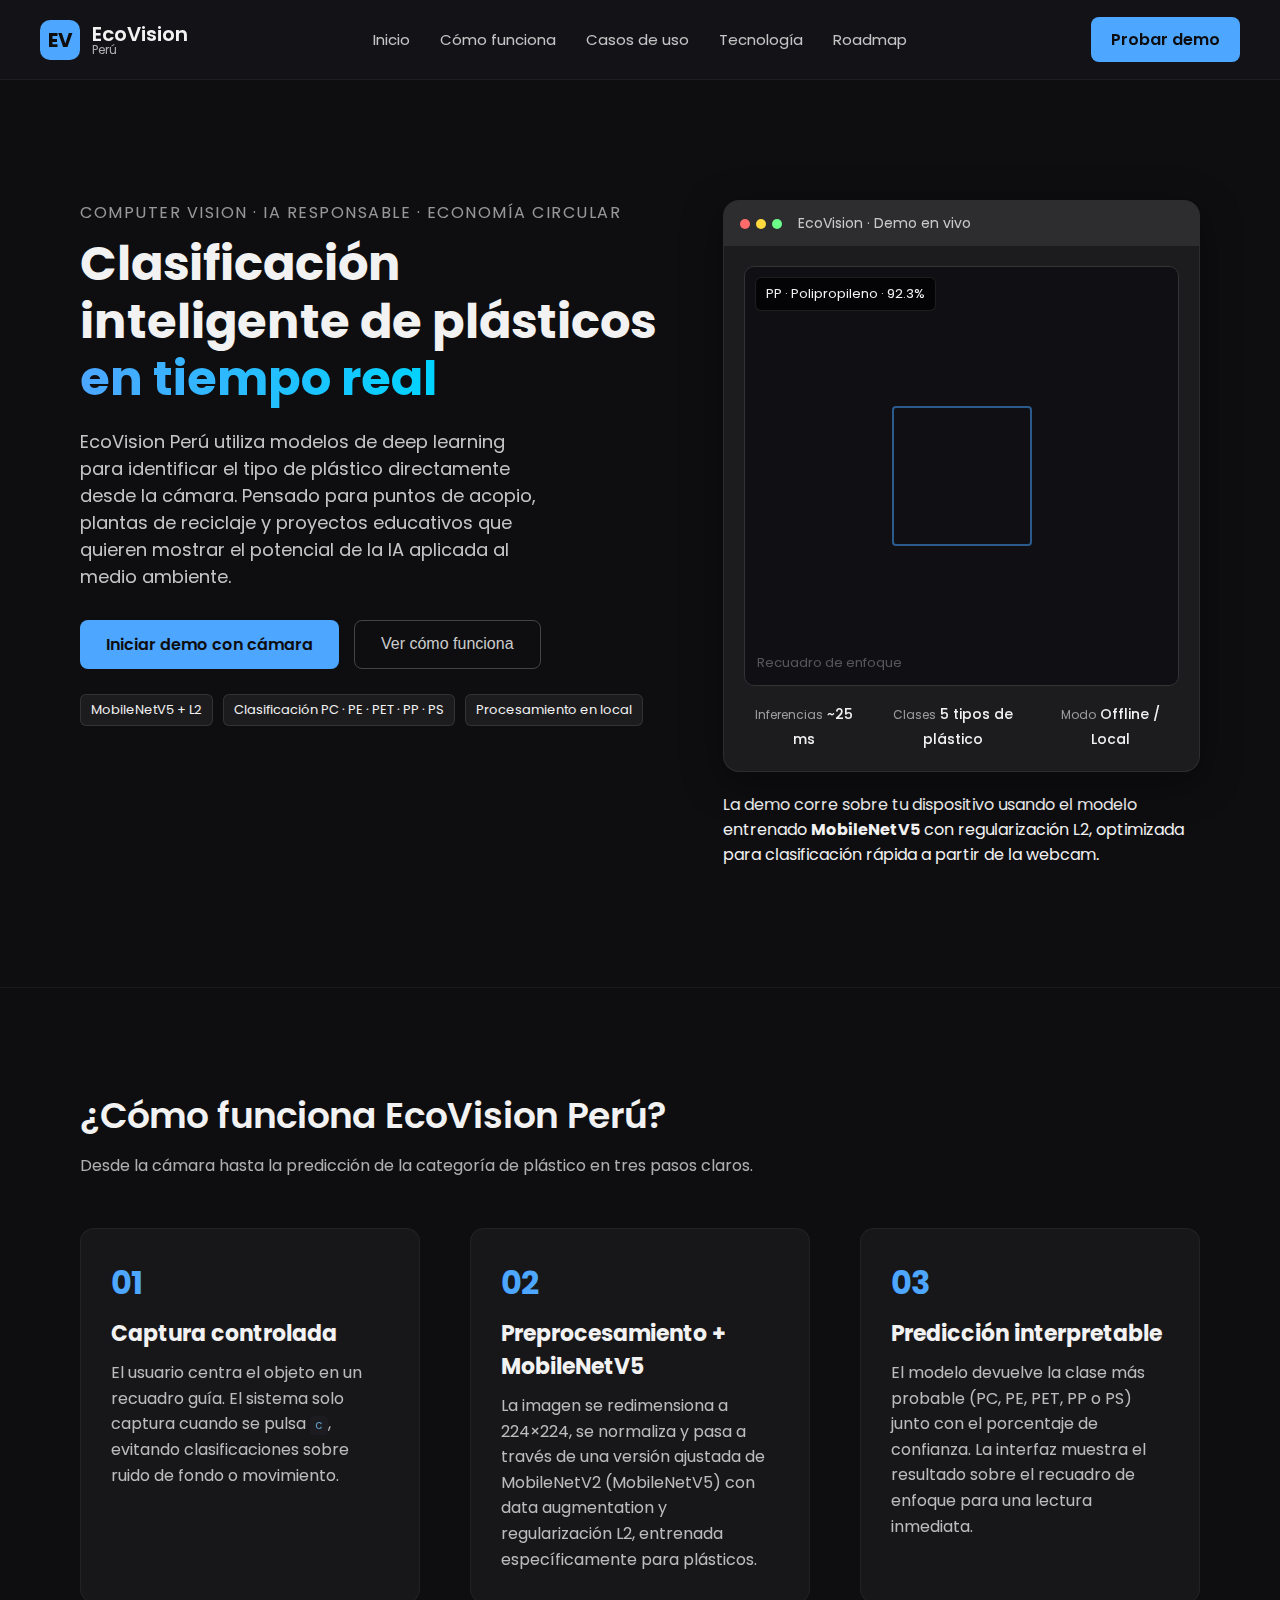
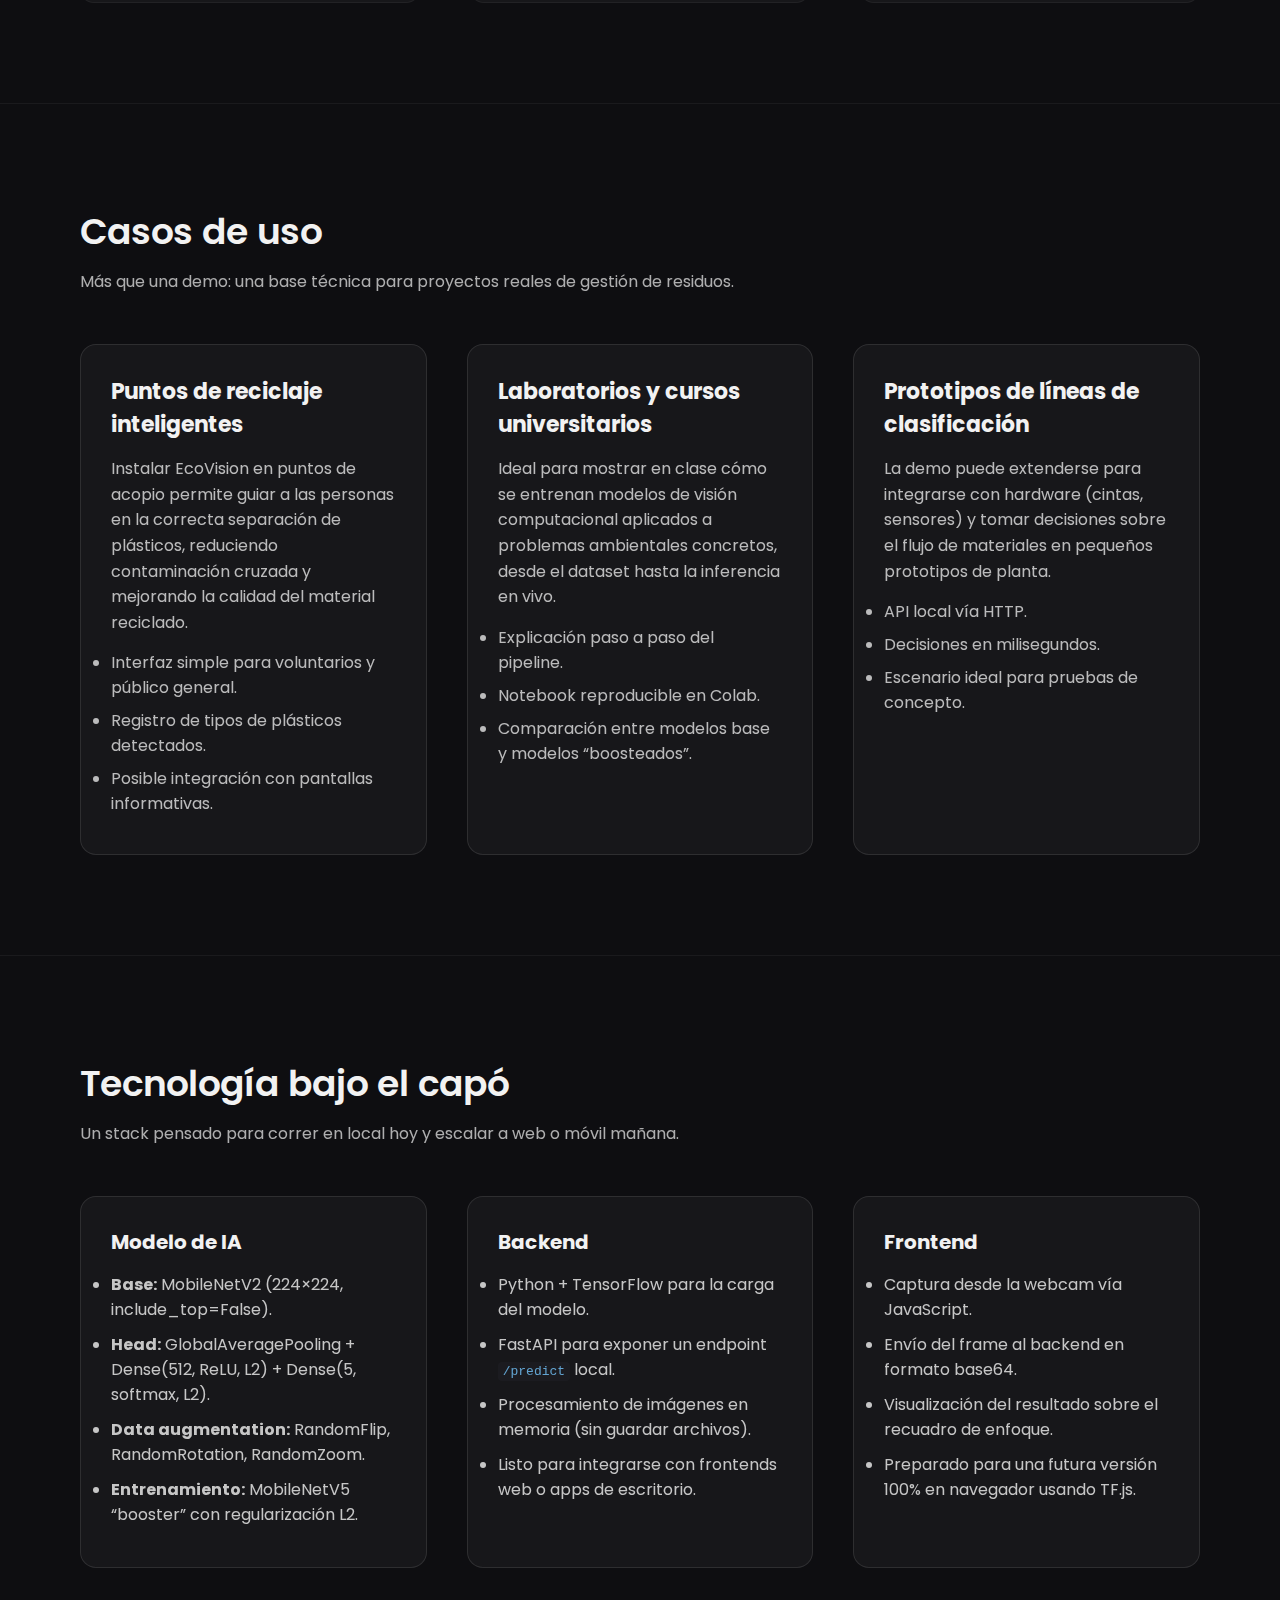
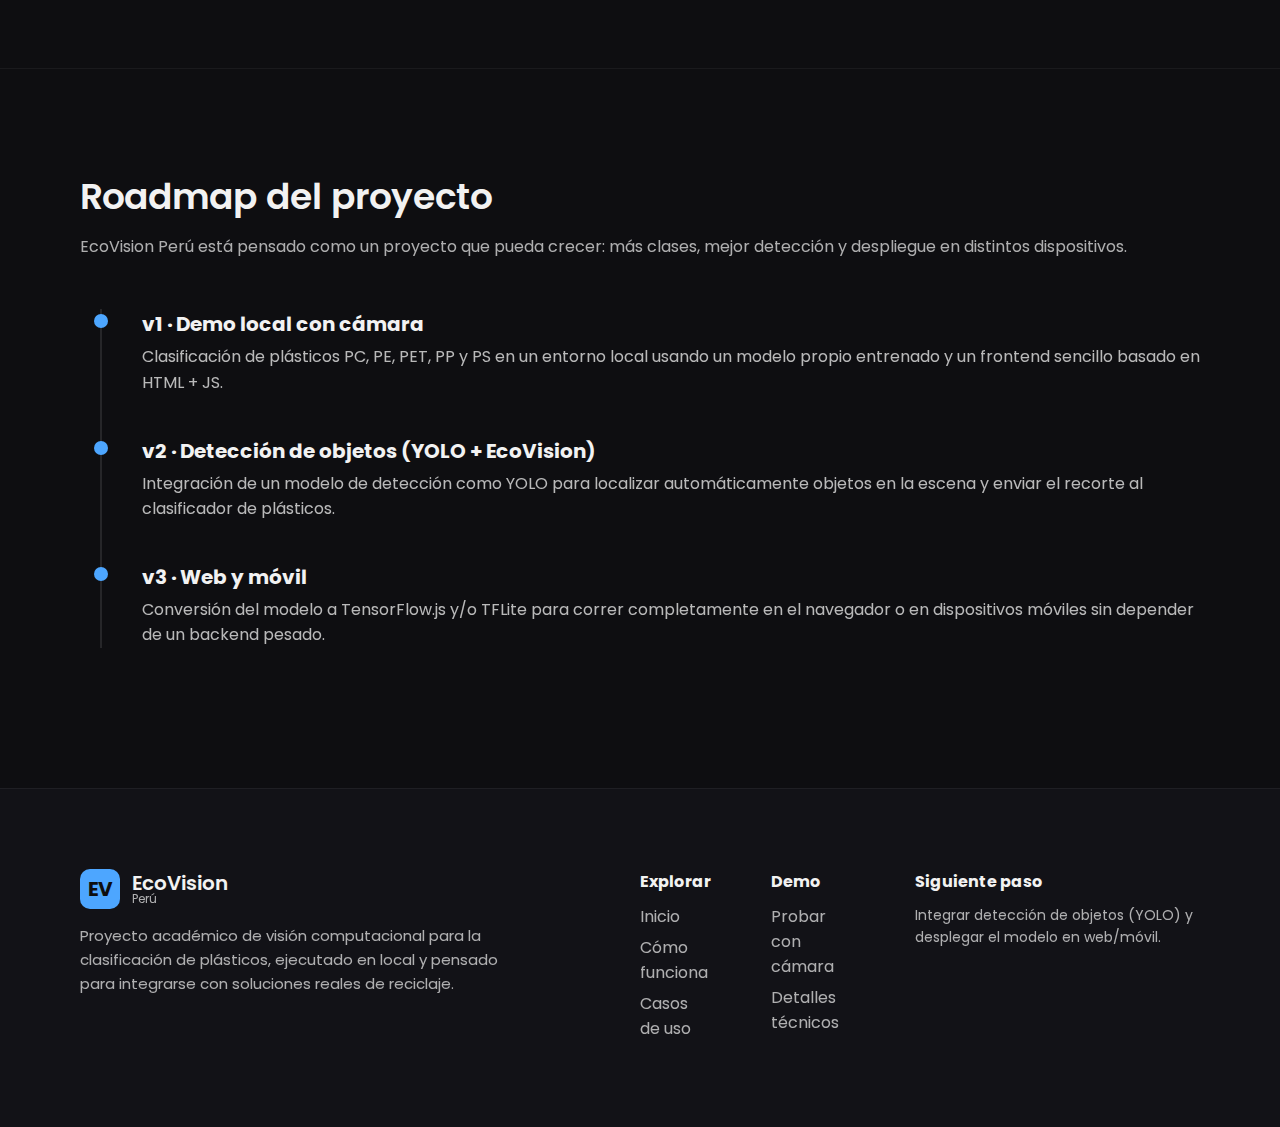
<file: frontend/index.html>
<!DOCTYPE html>
<html lang="es">
<head>
  <meta charset="UTF-8" />
  <title>EcoVision Perú | IA para la clasificación de plásticos</title>
  <link rel="stylesheet" href="styles.css" />
  <link rel="preconnect" href="https://fonts.googleapis.com" />
  <link rel="preconnect" href="https://fonts.gstatic.com" crossorigin />
  <link
    href="https://fonts.googleapis.com/css2?family=Poppins:wght@300;400;500;600;700&display=swap"
    rel="stylesheet"
  />
</head>
<body class="page page--dark">
  <!-- Barra de navegación -->
  <header class="nav">
    <div class="nav__logo">
      <div class="nav__logo-mark">EV</div>
      <div class="nav__logo-text">
        <span class="nav__brand-main">EcoVision</span>
        <span class="nav__brand-sub">Perú</span>
      </div>
    </div>

    <nav class="nav__links">
      <a href="#hero" class="nav__link">Inicio</a>
      <a href="#how" class="nav__link">Cómo funciona</a>
      <a href="#usecases" class="nav__link">Casos de uso</a>
      <a href="#tech" class="nav__link">Tecnología</a>
      <a href="#roadmap" class="nav__link">Roadmap</a>
    </nav>

    <div class="nav__actions">
      <a href="classify.html" class="btn btn--primary">Probar demo</a>
    </div>
  </header>

  <!-- Hero -->
  <section id="hero" class="hero">
    <div class="hero__content">
      <p class="hero__eyebrow">Computer Vision · IA responsable · Economía circular</p>
      <h1 class="hero__title">
        Clasificación inteligente de plásticos
        <span class="hero__title-gradient">en tiempo real</span>
      </h1>
      <p class="hero__subtitle">
        EcoVision Perú utiliza modelos de deep learning para identificar el tipo de plástico
        directamente desde la cámara. Pensado para puntos de acopio, plantas de reciclaje
        y proyectos educativos que quieren mostrar el potencial de la IA aplicada al medio ambiente.
      </p>

      <div class="hero__cta-row">
        <a href="classify.html" class="btn btn--primary btn--lg">
          <span>Iniciar demo con cámara</span>
        </a>
        <button class="btn btn--ghost btn--lg" data-scroll="#how">
          Ver cómo funciona
        </button>
      </div>

      <div class="hero__tags">
        <span class="tag">MobileNetV5 + L2</span>
        <span class="tag">Clasificación PC · PE · PET · PP · PS</span>
        <span class="tag">Procesamiento en local</span>
      </div>
    </div>

    <div class="hero__preview">
      <div class="hero-card">
        <div class="hero-card__header">
          <span class="hero-card__dot hero-card__dot--red"></span>
          <span class="hero-card__dot hero-card__dot--yellow"></span>
          <span class="hero-card__dot hero-card__dot--green"></span>
          <span class="hero-card__title">EcoVision · Demo en vivo</span>
        </div>
        <div class="hero-card__body">
          <div class="hero-card__camera-frame">
            <div class="hero-card__camera-preview">
              <div class="hero-card__square"></div>
              <div class="hero-card__hint">Recuadro de enfoque</div>
            </div>
            <div class="hero-card__overlay">
              <div class="hero-card__chip">PP · Polipropileno · 92.3%</div>
            </div>
          </div>
          <div class="hero-card__footer">
            <div class="hero-card__stat">
              <span class="hero-card__stat-label">Inferencias</span>
              <span class="hero-card__stat-value">~25 ms</span>
            </div>
            <div class="hero-card__stat">
              <span class="hero-card__stat-label">Clases</span>
              <span class="hero-card__stat-value">5 tipos de plástico</span>
            </div>
            <div class="hero-card__stat">
              <span class="hero-card__stat-label">Modo</span>
              <span class="hero-card__stat-value">Offline / Local</span>
            </div>
          </div>
        </div>
      </div>

      <div class="hero__note">
        <span class="hero__note-dot"></span>
        <p>
          La demo corre sobre tu dispositivo usando el modelo entrenado
          <strong>MobileNetV5</strong> con regularización L2, optimizada para
          clasificación rápida a partir de la webcam.
        </p>
      </div>
    </div>
  </section>

  <!-- Cómo funciona -->
  <section id="how" class="section section--bordered">
    <div class="section__header">
      <h2 class="section__title">¿Cómo funciona EcoVision Perú?</h2>
      <p class="section__subtitle">
        Desde la cámara hasta la predicción de la categoría de plástico en tres pasos claros.
      </p>
    </div>

    <div class="steps">
      <div class="step">
        <div class="step__index">01</div>
        <h3 class="step__title">Captura controlada</h3>
        <p class="step__text">
          El usuario centra el objeto en un recuadro guía. El sistema solo captura cuando se pulsa
          <code>c</code>, evitando clasificaciones sobre ruido de fondo o movimiento.
        </p>
      </div>
      <div class="step">
        <div class="step__index">02</div>
        <h3 class="step__title">Preprocesamiento + MobileNetV5</h3>
        <p class="step__text">
          La imagen se redimensiona a 224×224, se normaliza y pasa a través de una versión
          ajustada de MobileNetV2 (MobileNetV5) con data augmentation y regularización L2,
          entrenada específicamente para plásticos.
        </p>
      </div>
      <div class="step">
        <div class="step__index">03</div>
        <h3 class="step__title">Predicción interpretable</h3>
        <p class="step__text">
          El modelo devuelve la clase más probable (PC, PE, PET, PP o PS) junto con el porcentaje
          de confianza. La interfaz muestra el resultado sobre el recuadro de enfoque para una
          lectura inmediata.
        </p>
      </div>
    </div>
  </section>

  <!-- Casos de uso -->
  <section id="usecases" class="section">
    <div class="section__header">
      <h2 class="section__title">Casos de uso</h2>
      <p class="section__subtitle">
        Más que una demo: una base técnica para proyectos reales de gestión de residuos.
      </p>
    </div>

    <div class="cards">
      <article class="card">
        <h3 class="card__title">Puntos de reciclaje inteligentes</h3>
        <p class="card__text">
          Instalar EcoVision en puntos de acopio permite guiar a las personas
          en la correcta separación de plásticos, reduciendo contaminación cruzada
          y mejorando la calidad del material reciclado.
        </p>
        <ul class="card__list">
          <li>Interfaz simple para voluntarios y público general.</li>
          <li>Registro de tipos de plásticos detectados.</li>
          <li>Posible integración con pantallas informativas.</li>
        </ul>
      </article>

      <article class="card">
        <h3 class="card__title">Laboratorios y cursos universitarios</h3>
        <p class="card__text">
          Ideal para mostrar en clase cómo se entrenan modelos de visión computacional aplicados
          a problemas ambientales concretos, desde el dataset hasta la inferencia en vivo.
        </p>
        <ul class="card__list">
          <li>Explicación paso a paso del pipeline.</li>
          <li>Notebook reproducible en Colab.</li>
          <li>Comparación entre modelos base y modelos “boosteados”.</li>
        </ul>
      </article>

      <article class="card">
        <h3 class="card__title">Prototipos de líneas de clasificación</h3>
        <p class="card__text">
          La demo puede extenderse para integrarse con hardware (cintas, sensores) y tomar
          decisiones sobre el flujo de materiales en pequeños prototipos de planta.
        </p>
        <ul class="card__list">
          <li>API local vía HTTP.</li>
          <li>Decisiones en milisegundos.</li>
          <li>Escenario ideal para pruebas de concepto.</li>
        </ul>
      </article>
    </div>
  </section>

  <!-- Tecnología -->
  <section id="tech" class="section section--bordered">
    <div class="section__header">
      <h2 class="section__title">Tecnología bajo el capó</h2>
      <p class="section__subtitle">
        Un stack pensado para correr en local hoy y escalar a web o móvil mañana.
      </p>
    </div>

    <div class="tech-grid">
      <div class="tech-grid__col">
        <h3 class="tech-grid__title">Modelo de IA</h3>
        <ul class="tech-grid__list">
          <li><strong>Base:</strong> MobileNetV2 (224×224, include_top=False).</li>
          <li><strong>Head:</strong> GlobalAveragePooling + Dense(512, ReLU, L2) + Dense(5, softmax, L2).</li>
          <li><strong>Data augmentation:</strong> RandomFlip, RandomRotation, RandomZoom.</li>
          <li><strong>Entrenamiento:</strong> MobileNetV5 “booster” con regularización L2.</li>
        </ul>
      </div>
      <div class="tech-grid__col">
        <h3 class="tech-grid__title">Backend</h3>
        <ul class="tech-grid__list">
          <li>Python + TensorFlow para la carga del modelo.</li>
          <li>FastAPI para exponer un endpoint <code>/predict</code> local.</li>
          <li>Procesamiento de imágenes en memoria (sin guardar archivos).</li>
          <li>Listo para integrarse con frontends web o apps de escritorio.</li>
        </ul>
      </div>
      <div class="tech-grid__col">
        <h3 class="tech-grid__title">Frontend</h3>
        <ul class="tech-grid__list">
          <li>Captura desde la webcam vía JavaScript.</li>
          <li>Envío del frame al backend en formato base64.</li>
          <li>Visualización del resultado sobre el recuadro de enfoque.</li>
          <li>Preparado para una futura versión 100% en navegador usando TF.js.</li>
        </ul>
      </div>
    </div>
  </section>

  <!-- Roadmap -->
  <section id="roadmap" class="section">
    <div class="section__header">
      <h2 class="section__title">Roadmap del proyecto</h2>
      <p class="section__subtitle">
        EcoVision Perú está pensado como un proyecto que pueda crecer: más clases, mejor detección
        y despliegue en distintos dispositivos.
      </p>
    </div>

    <div class="timeline">
      <div class="timeline__item">
        <div class="timeline__bullet"></div>
        <div class="timeline__content">
          <h3 class="timeline__title">v1 · Demo local con cámara</h3>
          <p class="timeline__text">
            Clasificación de plásticos PC, PE, PET, PP y PS en un entorno local usando un modelo
            propio entrenado y un frontend sencillo basado en HTML + JS.
          </p>
        </div>
      </div>
      <div class="timeline__item">
        <div class="timeline__bullet"></div>
        <div class="timeline__content">
          <h3 class="timeline__title">v2 · Detección de objetos (YOLO + EcoVision)</h3>
          <p class="timeline__text">
            Integración de un modelo de detección como YOLO para localizar automáticamente
            objetos en la escena y enviar el recorte al clasificador de plásticos.
          </p>
        </div>
      </div>
      <div class="timeline__item">
        <div class="timeline__bullet"></div>
        <div class="timeline__content">
          <h3 class="timeline__title">v3 · Web y móvil</h3>
          <p class="timeline__text">
            Conversión del modelo a TensorFlow.js y/o TFLite para correr completamente
            en el navegador o en dispositivos móviles sin depender de un backend pesado.
          </p>
        </div>
      </div>
    </div>
  </section>

  <!-- Footer -->
  <footer class="footer">
    <div class="footer__left">
      <div class="nav__logo">
        <div class="nav__logo-mark">EV</div>
        <div class="nav__logo-text">
          <span class="nav__brand-main">EcoVision</span>
          <span class="nav__brand-sub">Perú</span>
        </div>
      </div>
      <p class="footer__text">
        Proyecto académico de visión computacional para la clasificación de plásticos,
        ejecutado en local y pensado para integrarse con soluciones reales de reciclaje.
      </p>
    </div>
    <div class="footer__right">
      <div class="footer__group">
        <h4 class="footer__group-title">Explorar</h4>
        <a href="#hero" class="footer__link">Inicio</a>
        <a href="#how" class="footer__link">Cómo funciona</a>
        <a href="#usecases" class="footer__link">Casos de uso</a>
      </div>
      <div class="footer__group">
        <h4 class="footer__group-title">Demo</h4>
        <a href="classify.html" class="footer__link">Probar con cámara</a>
        <a href="#tech" class="footer__link">Detalles técnicos</a>
      </div>
      <div class="footer__group">
        <h4 class="footer__group-title">Siguiente paso</h4>
        <p class="footer__hint">
          Integrar detección de objetos (YOLO) y desplegar el modelo en web/móvil.
        </p>
      </div>
    </div>
  </footer>

  <script src="app.js"></script>
</body>
</html>
</file>
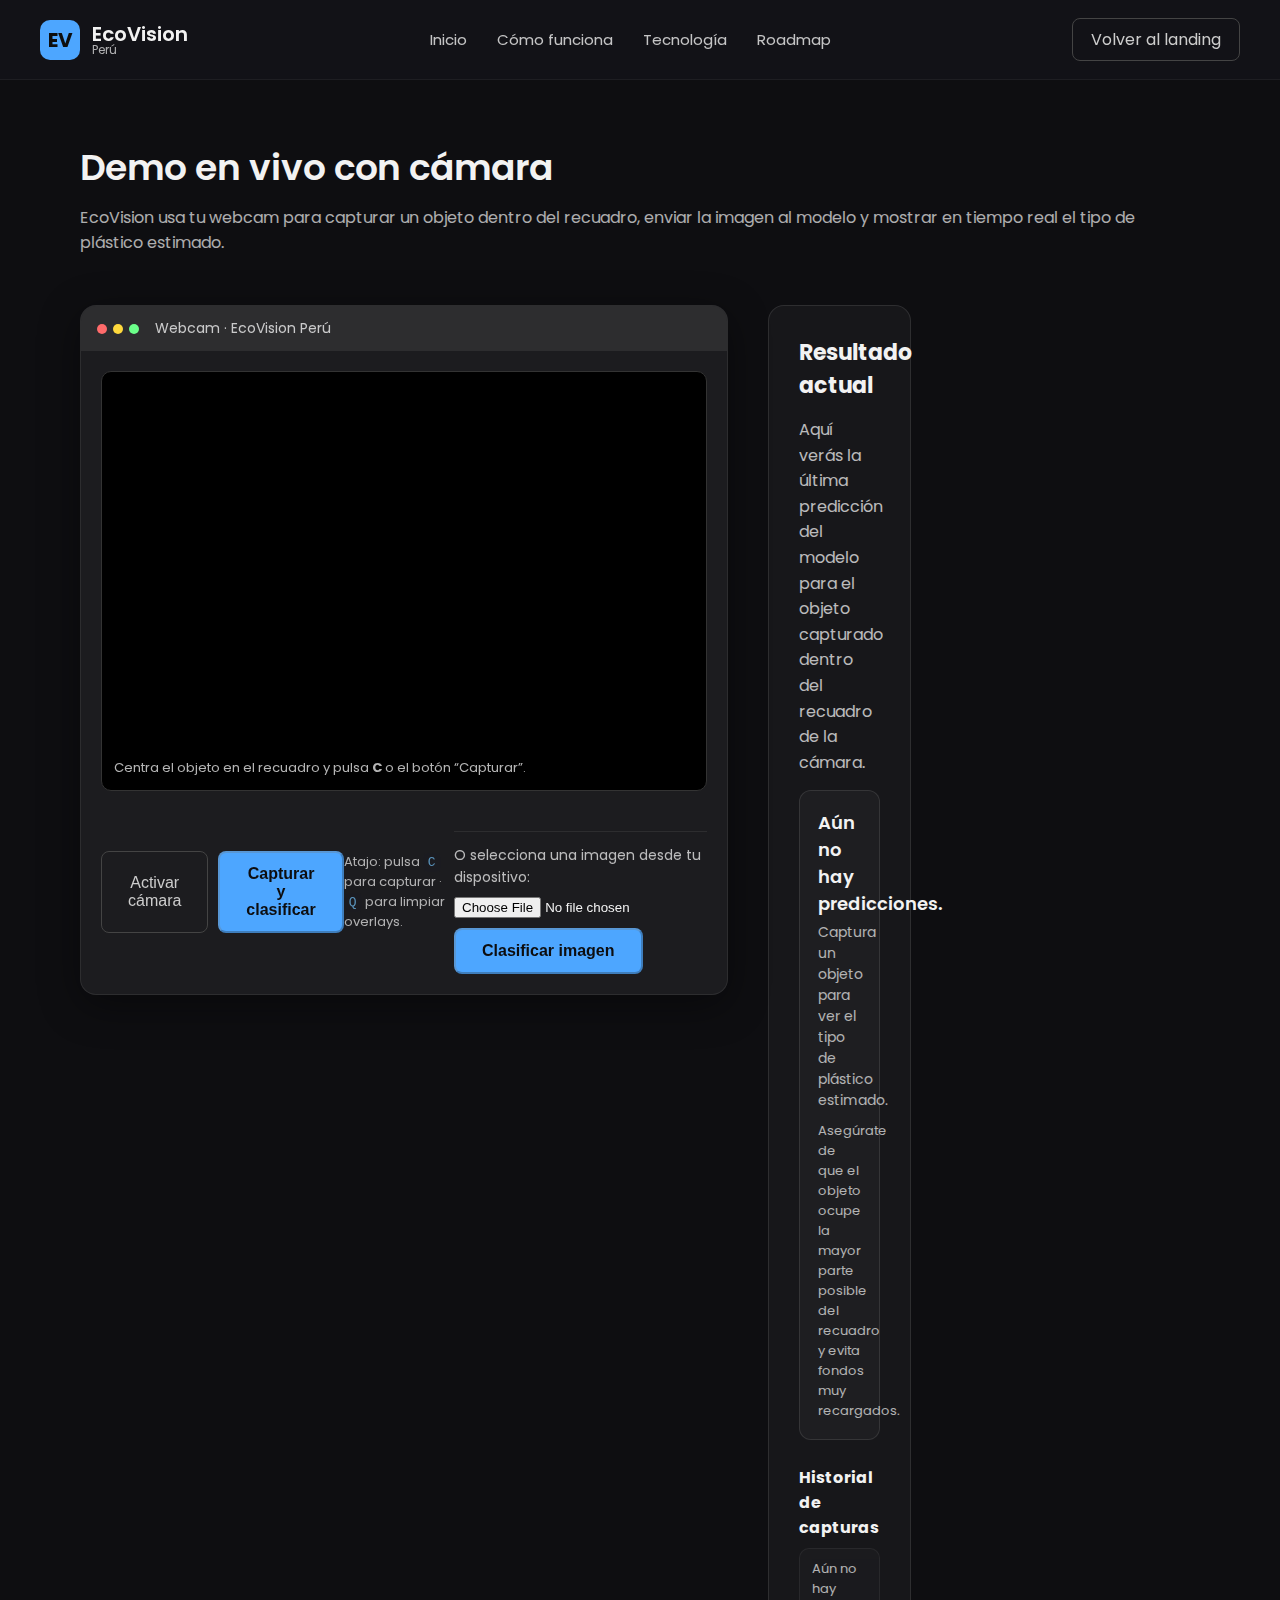
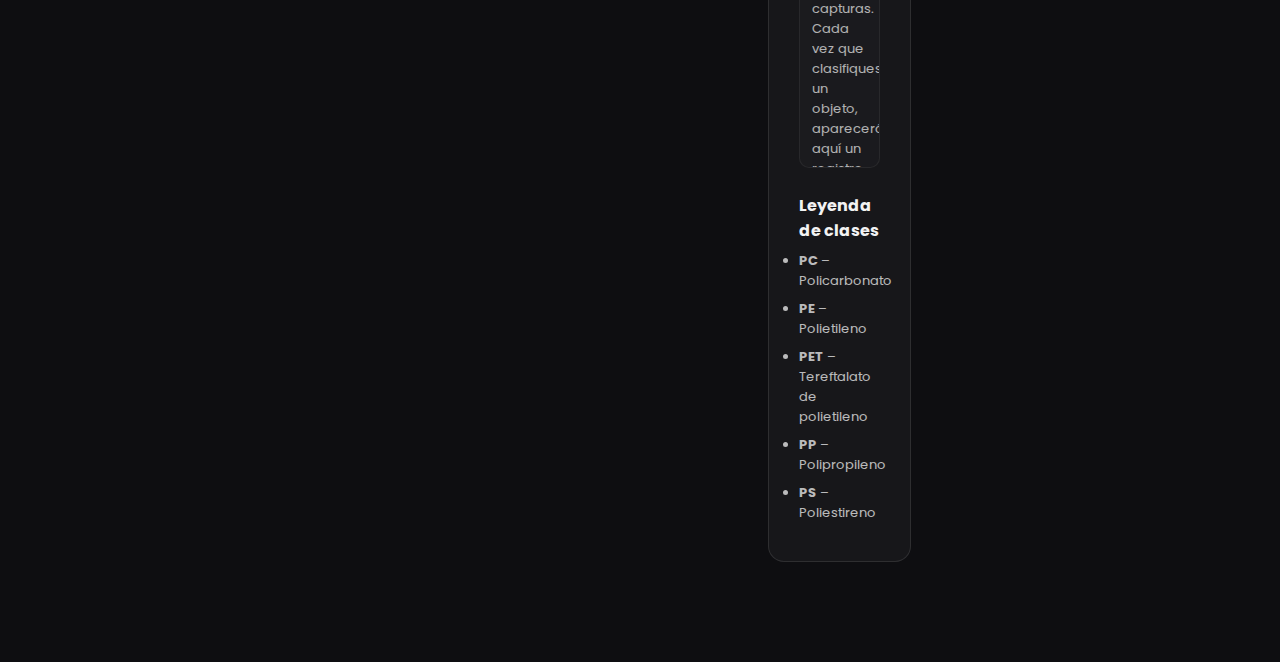
<file: frontend/classify.html>
<!DOCTYPE html>
<html lang="es">
<head>
  <meta charset="UTF-8" />
  <title>EcoVision Perú | Demo con cámara</title>
  <link rel="stylesheet" href="styles.css" />
  <link rel="preconnect" href="https://fonts.googleapis.com" />
  <link rel="preconnect" href="https://fonts.gstatic.com" crossorigin />
  <link
    href="https://fonts.googleapis.com/css2?family=Poppins:wght@300;400;500;600;700&display=swap"
    rel="stylesheet"
  />
</head>
<body class="page--dark">
  <!-- Navbar reutilizada -->
  <header class="nav">
    <div class="nav__logo">
      <div class="nav__logo-mark">EV</div>
      <div class="nav__logo-text">
        <span class="nav__brand-main">EcoVision</span>
        <span class="nav__brand-sub">Perú</span>
      </div>
    </div>

    <nav class="nav__links">
      <a href="index.html#hero" class="nav__link">Inicio</a>
      <a href="index.html#how" class="nav__link">Cómo funciona</a>
      <a href="index.html#tech" class="nav__link">Tecnología</a>
      <a href="index.html#roadmap" class="nav__link">Roadmap</a>
    </nav>

    <div class="nav__actions">
      <a href="index.html" class="btn btn--ghost">Volver al landing</a>
    </div>
  </header>

  <!-- Contenedor principal -->
  <main class="section" style="padding-top: 60px;">
    <div class="section__header">
      <h2 class="section__title">Demo en vivo con cámara</h2>
      <p class="section__subtitle">
        EcoVision usa tu webcam para capturar un objeto dentro del recuadro,
        enviar la imagen al modelo y mostrar en tiempo real el tipo de plástico estimado.
      </p>
    </div>

    <div style="display:flex; gap:40px;">
      <!-- Panel de cámara -->
      <section style="width:60%;">
        <div class="hero-card">
          <div class="hero-card__header">
            <span class="hero-card__dot hero-card__dot--red"></span>
            <span class="hero-card__dot hero-card__dot--yellow"></span>
            <span class="hero-card__dot hero-card__dot--green"></span>
            <span class="hero-card__title">Webcam · EcoVision Perú</span>
          </div>

          <div class="hero-card__body">
            <div
              class="hero-card__camera-frame"
              style="position:relative; background:#000;"
            >
              <!-- Video de la webcam -->
              <video
                id="cameraVideo"
                autoplay
                playsinline
                muted
                style="width:100%; height:100%; object-fit:cover;"
              ></video>

              <!-- Canvas para dibujar recuadro / overlays -->
              <canvas
                id="cameraOverlay"
                width="640"
                height="480"
                style="position:absolute; top:0; left:0; width:100%; height:100%;"
              ></canvas>

              <!-- Mensaje flotante -->
              <div
                id="cameraHint"
                style="
                  position:absolute;
                  bottom:12px;
                  left:12px;
                  font-size:13px;
                  opacity:0.75;
                "
              >
                Centra el objeto en el recuadro y pulsa <strong>C</strong> o el botón “Capturar”.
              </div>
            </div>

            <div style="display:flex; justify-content:space-between; margin-top:20px; align-items:center;">
              <div style="display:flex; gap:10px;">
                <button id="btnStartCamera" class="btn btn--ghost btn--lg">
                  Activar cámara
                </button>
                <button id="btnCapture" class="btn btn--primary btn--lg" disabled>
                  Capturar y clasificar
                </button>
              </div>

              <div style="font-size:13px; opacity:0.7;">
                Atajo: pulsa <code>C</code> para capturar · <code>Q</code> para limpiar overlays.
              </div>

              <div style="margin-top:20px; padding-top:12px; border-top:1px solid rgba(255,255,255,0.08);">
                <p class="card__text" style="margin-bottom:8px; font-size:14px;">
                  O selecciona una imagen desde tu dispositivo:
                </p>
                <div style="display:flex; gap:10px; align-items:center; flex-wrap:wrap;">
                  <input id="fileInput" type="file" accept="image/*" />
                  <button id="btnUploadPredict" class="btn btn--primary btn--lg" disabled>
                    Clasificar imagen
                  </button>
                </div>
              </div>
            </div>
          </div>
        </div>
      </section>

      <!-- Panel de resultado -->
      <section style="width:40%;">
        <div class="card">
          <h3 class="card__title">Resultado actual</h3>
          <p class="card__text">
            Aquí verás la última predicción del modelo para el objeto capturado
            dentro del recuadro de la cámara.
          </p>

          <div
            id="resultBox"
            style="
              margin-top:15px;
              padding:18px;
              border-radius:12px;
              border:1px solid rgba(255,255,255,0.1);
              background:rgba(255,255,255,0.03);
            "
          >
            <p id="resultLabel" style="font-size:18px; font-weight:600;">
              Aún no hay predicciones.
            </p>
            <p
              id="resultConfidence"
              style="margin-top:5px; font-size:14px; opacity:0.7;"
            >
              Captura un objeto para ver el tipo de plástico estimado.
            </p>
            <p
              id="resultHint"
              style="margin-top:10px; font-size:13px; opacity:0.7;"
            >
              Asegúrate de que el objeto ocupe la mayor parte posible del recuadro
              y evita fondos muy recargados.
            </p>
          </div>

          <div style="margin-top:25px;">
            <h4 style="font-size:16px; margin-bottom:8px;">Historial de capturas</h4>
            <div
              id="historyList"
              style="
                max-height:220px;
                overflow-y:auto;
                border-radius:10px;
                border:1px solid rgba(255,255,255,0.06);
                background:rgba(255,255,255,0.02);
                padding:10px 12px;
                font-size:13px;
              "
            >
              <p style="opacity:0.7;">
                Aún no hay capturas. Cada vez que clasifiques un objeto,
                aparecerá aquí un registro con hora y resultado.
              </p>
            </div>
          </div>

          <div style="margin-top:25px;">
            <h4 style="font-size:16px; margin-bottom:8px;">Leyenda de clases</h4>
            <ul class="card__list" style="font-size:13px;">
              <li><strong>PC</strong> – Policarbonato</li>
              <li><strong>PE</strong> – Polietileno</li>
              <li><strong>PET</strong> – Tereftalato de polietileno</li>
              <li><strong>PP</strong> – Polipropileno</li>
              <li><strong>PS</strong> – Poliestireno</li>
            </ul>
          </div>
        </div>
      </section>
    </div>
  </main>

  <script src="app.js"></script>
</body>
</html>
</file>
<file: frontend/styles.css>
/* ==============================
   BASE
   ============================== */

* {
  margin: 0;
  padding: 0;
  box-sizing: border-box;
}

body.page--dark {
  font-family: 'Poppins', sans-serif;
  background: #0e0e11;
  color: #f2f2f2;
  overflow-x: hidden;
}

a {
  text-decoration: none;
  color: inherit;
}

code {
  background: #1d1d22;
  padding: 2px 5px;
  border-radius: 4px;
  color: #75c7ff;
}


/* ==============================
   NAVBAR
   ============================== */

.nav {
  width: 100%;
  height: 80px;
  padding: 0 40px;
  display: flex;
  align-items: center;
  justify-content: space-between;
  background: rgba(20, 20, 25, 0.8);
  backdrop-filter: blur(10px);
  border-bottom: 1px solid rgba(255,255,255,0.05);
  position: sticky;
  top: 0;
  z-index: 50;
}

.nav__logo {
  display: flex;
  align-items: center;
  gap: 12px;
}

.nav__logo-mark {
  width: 40px;
  height: 40px;
  background: #4da6ff;
  color: #0e0e0e;
  font-weight: 700;
  font-size: 20px;
  border-radius: 10px;
  display: flex;
  align-items: center;
  justify-content: center;
}

.nav__logo-text {
  display: flex;
  flex-direction: column;
  line-height: 1;
}

.nav__brand-main {
  font-size: 20px;
  font-weight: 600;
}

.nav__brand-sub {
  font-size: 12px;
  opacity: 0.7;
}

.nav__links {
  display: flex;
  gap: 30px;
}

.nav__link {
  font-size: 15px;
  opacity: 0.8;
  transition: opacity 0.2s;
}

.nav__link:hover {
  opacity: 1;
}

.nav__actions .btn--primary {
  padding: 10px 20px;
}


/* ==============================
   BUTTONS
   ============================== */

.btn {
  display: inline-flex;
  align-items: center;
  justify-content: center;
  border-radius: 8px;
  transition: all 0.2s;
  cursor: pointer;
}

.btn--primary {
  background: #4da6ff;
  color: #0d0d0f;
  padding: 8px 18px;
  font-weight: 600;
}

.btn--primary:hover {
  background: #77baff;
}

.btn--ghost {
  background: transparent;
  border: 1px solid #444;
  padding: 8px 18px;
  color: #ccc;
}

.btn--ghost:hover {
  border-color: #666;
}

.btn--lg {
  padding: 12px 26px;
  font-size: 16px;
}


/* ==============================
   HERO SECTION
   ============================== */

.hero {
  display: flex;
  justify-content: space-between;
  padding: 120px 80px;
  gap: 60px;
}

.hero__content {
  width: 55%;
}

.hero__eyebrow {
  text-transform: uppercase;
  letter-spacing: 1.5px;
  opacity: 0.6;
  margin-bottom: 10px;
}

.hero__title {
  font-size: 48px;
  font-weight: 700;
  line-height: 1.2;
}

.hero__title-gradient {
  background: linear-gradient(90deg, #4da6ff, #00d4ff);
  -webkit-background-clip: text;
  -webkit-text-fill-color: transparent;
}

.hero__subtitle {
  font-size: 18px;
  opacity: 0.8;
  margin: 20px 0 30px;
  max-width: 80%;
}

.hero__cta-row {
  display: flex;
  gap: 15px;
  margin-bottom: 25px;
}

.hero__tags {
  display: flex;
  gap: 10px;
  margin-top: 20px;
}

.tag {
  font-size: 13px;
  padding: 5px 10px;
  background: rgba(255,255,255,0.06);
  border: 1px solid rgba(255,255,255,0.1);
  border-radius: 6px;
}


/* ==============================
   HERO PREVIEW (tarjeta + cámara falsa)
   ============================== */

.hero__preview {
  width: 45%;
  display: flex;
  flex-direction: column;
  gap: 20px;
}

.hero-card {
  background: rgba(255,255,255,0.06);
  backdrop-filter: blur(12px);
  border: 1px solid rgba(255,255,255,0.08);
  border-radius: 16px;
  overflow: hidden;
  box-shadow: 0 10px 40px rgba(0,0,0,0.4);
}

.hero-card__header {
  display: flex;
  align-items: center;
  gap: 6px;
  padding: 12px 16px;
  background: rgba(255,255,255,0.08);
}

.hero-card__dot {
  width: 10px;
  height: 10px;
  border-radius: 50%;
}

.hero-card__dot--red { background: #ff6b6b; }
.hero-card__dot--yellow { background: #ffd93d; }
.hero-card__dot--green { background: #6bff8a; }

.hero-card__title {
  margin-left: 10px;
  opacity: 0.8;
  font-size: 14px;
}

.hero-card__body {
  padding: 20px;
}

.hero-card__camera-frame {
  background: #0f0f14;
  border: 1px solid #333;
  border-radius: 10px;
  height: 420px;         
  position: relative;
}


.hero-card__camera-preview {
  height: 100%;
  background: url('https://i.imgur.com/E1xw9fq.png');
  background-size: cover;
  background-position: center;
  filter: brightness(0.55);
  position: relative;
}

.hero-card__square {
  width: 140px;
  height: 140px;
  border: 2px solid #4da6ff;
  border-radius: 4px;
  position: absolute;
  top: calc(50% - 70px);
  left: calc(50% - 70px);
}

.hero-card__hint {
  position: absolute;
  bottom: 12px;
  left: 12px;
  opacity: 0.6;
  font-size: 13px;
}

.hero-card__overlay {
  position: absolute;
  top: 10px;
  left: 10px;
}

.hero-card__chip {
  background: rgba(0,0,0,0.7);
  padding: 6px 10px;
  border-radius: 6px;
  border: 1px solid rgba(255,255,255,0.1);
  font-size: 13px;
}

.hero-card__footer {
  display: flex;
  justify-content: space-between;
  margin-top: 15px;
}

.hero-card__stat {
  text-align: center;
}

.hero-card__stat-label {
  font-size: 12px;
  opacity: 0.6;
}

.hero-card__stat-value {
  font-size: 14px;
  font-weight: 500;
  margin-top: 4px;
}


/* ==============================
   SECTIONS
   ============================== */

.section {
  padding: 100px 80px;
}

.section--bordered {
  border-top: 1px solid rgba(255,255,255,0.05);
  border-bottom: 1px solid rgba(255,255,255,0.05);
}

.section__header {
  margin-bottom: 50px;
}

.section__title {
  font-size: 36px;
  margin-bottom: 10px;
  font-weight: 600;
}

.section__subtitle {
  opacity: 0.7;
}


/* ==============================
   STEPS (cómo funciona)
   ============================== */

.steps {
  display: flex;
  justify-content: space-between;
  gap: 50px;
}

.step {
  width: 33%;
  background: rgba(255,255,255,0.04);
  padding: 30px;
  border-radius: 14px;
  border: 1px solid rgba(255,255,255,0.05);
  transition: transform 0.2s;
}

.step:hover {
  transform: translateY(-4px);
}

.step__index {
  font-size: 32px;
  font-weight: 700;
  color: #4da6ff;
}

.step__title {
  margin: 10px 0;
  font-size: 22px;
}

.step__text {
  opacity: 0.75;
  line-height: 1.6;
}


/* ==============================
   CARDS (casos de uso)
   ============================== */

.cards {
  display: flex;
  gap: 40px;
}

.card {
  width: 33%;
  background: rgba(255,255,255,0.04);
  padding: 30px;
  border-radius: 16px;
  border: 1px solid rgba(255,255,255,0.1);
  transition: transform 0.2s;
}

.card:hover {
  transform: translateY(-5px);
}

.card__title {
  font-size: 22px;
  margin-bottom: 15px;
}

.card__text {
  opacity: 0.75;
  margin-bottom: 15px;
  line-height: 1.6;
}

.card__list li {
  opacity: 0.75;
  margin-bottom: 8px;
}


/* ==============================
   TECHNOLOGY GRID
   ============================== */

.tech-grid {
  display: flex;
  gap: 40px;
}

.tech-grid__col {
  width: 33%;
  background: rgba(255,255,255,0.04);
  padding: 30px;
  border-radius: 16px;
  border: 1px solid rgba(255,255,255,0.1);
}

.tech-grid__title {
  font-size: 20px;
  margin-bottom: 15px;
}

.tech-grid__list li {
  opacity: 0.8;
  margin-bottom: 10px;
}


/* ==============================
   ROADMAP (timeline)
   ============================== */

.timeline {
  border-left: 2px solid rgba(255,255,255,0.1);
  margin-left: 20px;
  padding-left: 40px;
}

.timeline__item {
  margin-bottom: 40px;
  position: relative;
}

.timeline__bullet {
  width: 14px;
  height: 14px;
  background: #4da6ff;
  border-radius: 50%;
  position: absolute;
  left: -48px;
  top: 5px;
}

.timeline__title {
  font-size: 20px;
  margin-bottom: 5px;
}

.timeline__text {
  opacity: 0.75;
  line-height: 1.6;
}


/* ==============================
   FOOTER
   ============================== */

.footer {
  padding: 80px;
  display: flex;
  justify-content: space-between;
  border-top: 1px solid rgba(255,255,255,0.06);
  background: rgba(20,20,25,0.8);
}

.footer__left {
  width: 40%;
}

.footer__text {
  opacity: 0.7;
  font-size: 15px;
  margin-top: 15px;
  line-height: 1.6;
}

.footer__right {
  width: 50%;
  display: flex;
  gap: 60px;
}

.footer__group-title {
  font-size: 16px;
  margin-bottom: 10px;
}

.footer__link {
  display: block;
  opacity: 0.7;
  margin-bottom: 6px;
}

.footer__link:hover {
  opacity: 1;
}

.footer__hint {
  font-size: 14px;
  opacity: 0.7;
  line-height: 1.6;
}
</file>
